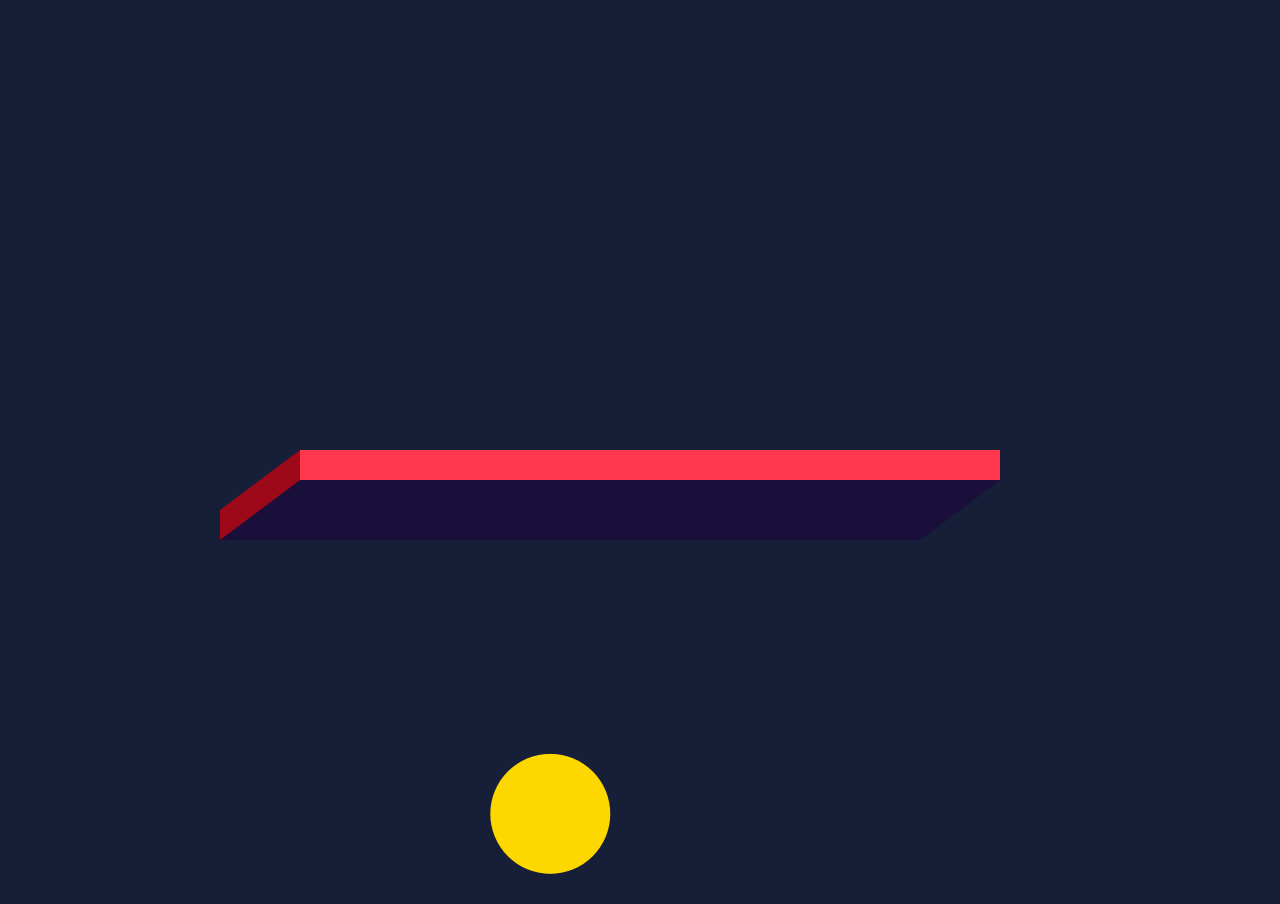
<file: ball-bound/index.html>
<!DOCTYPE html>
<html lang="en">
<head>
    <meta charset="UTF-8">
    <meta name="viewport" content="width=device-width, initial-scale=1.0">
    <title>Ball Bound</title>
    <link rel="stylesheet" type="text/css" href="style.css">
</head>
<body>
    <script type="module" src="app.js"></script>
</body>
</html>
</file>
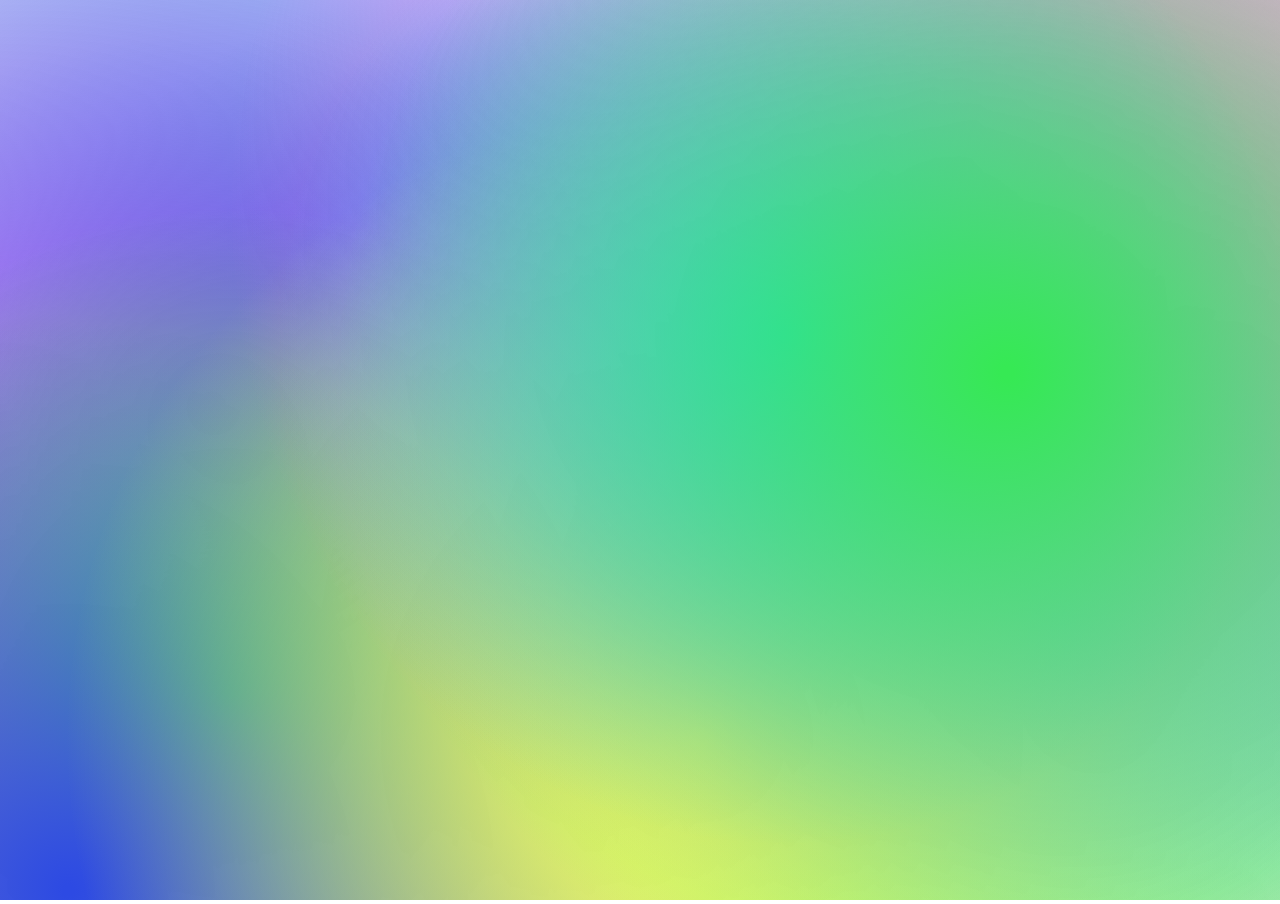
<file: gradation/index.html>
<!DOCTYPE html>
<html lang="en">
<head>
    <meta charset="UTF-8">
    <meta name="viewport" content="width=device-width, initial-scale=1.0">
    <title>Gradation</title>
    <link rel="stylesheet" type="text/css" href="style.css">
</head>
<body>
    <script type="module" src="app.js"></script>
</body>
</html>
</file>
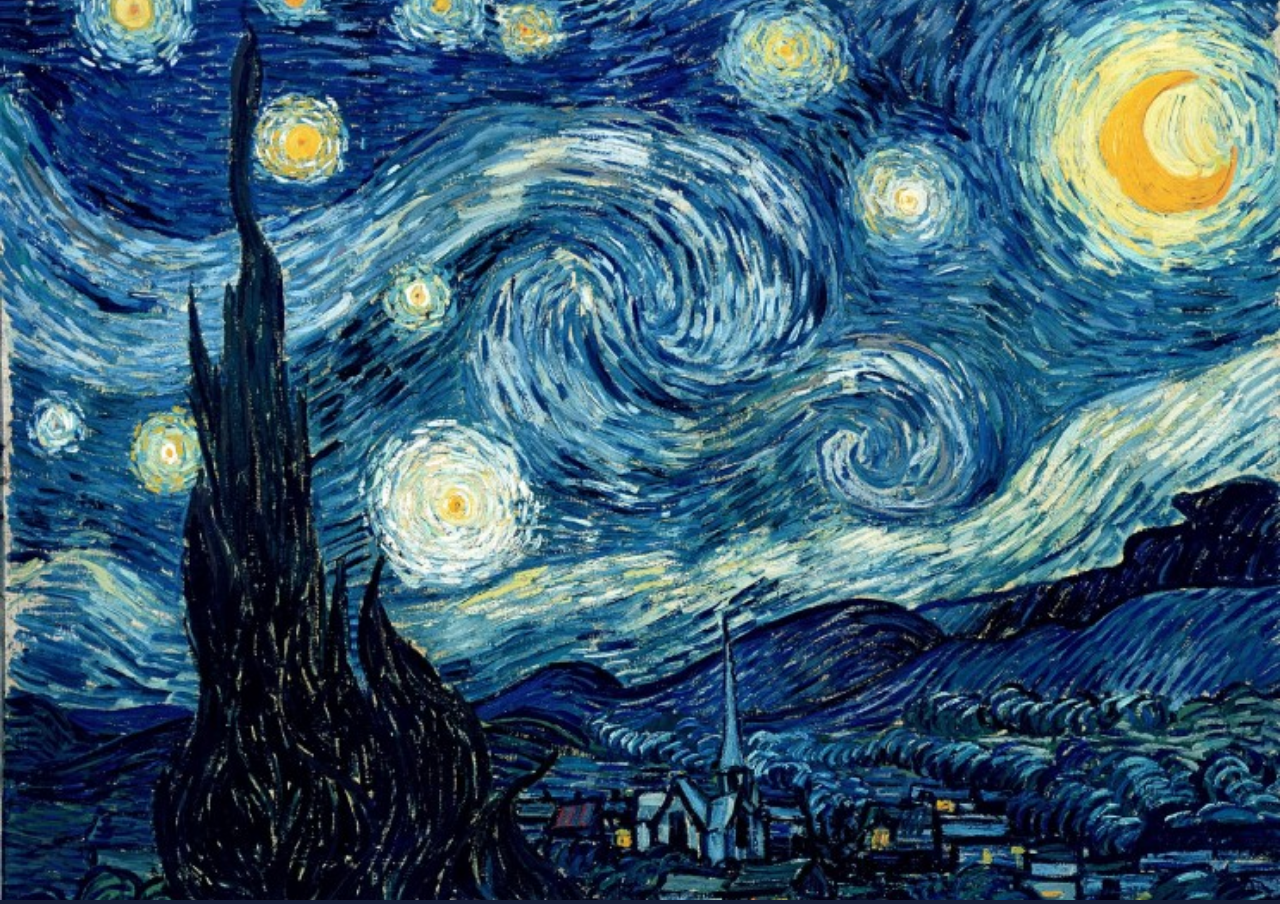
<file: image-surfing/index.html>
<!DOCTYPE html>
<html lang="en">
<head>
    <meta charset="UTF-8">
    <meta name="viewport" content="width=device-width, initial-scale=1.0">
    <title>Image Surfing</title>
    <link rel="stylesheet" type="text/css" href="style.css">
</head>
<body>
    <script type="module" src="app.js"></script>
</body>
</html>
</file>
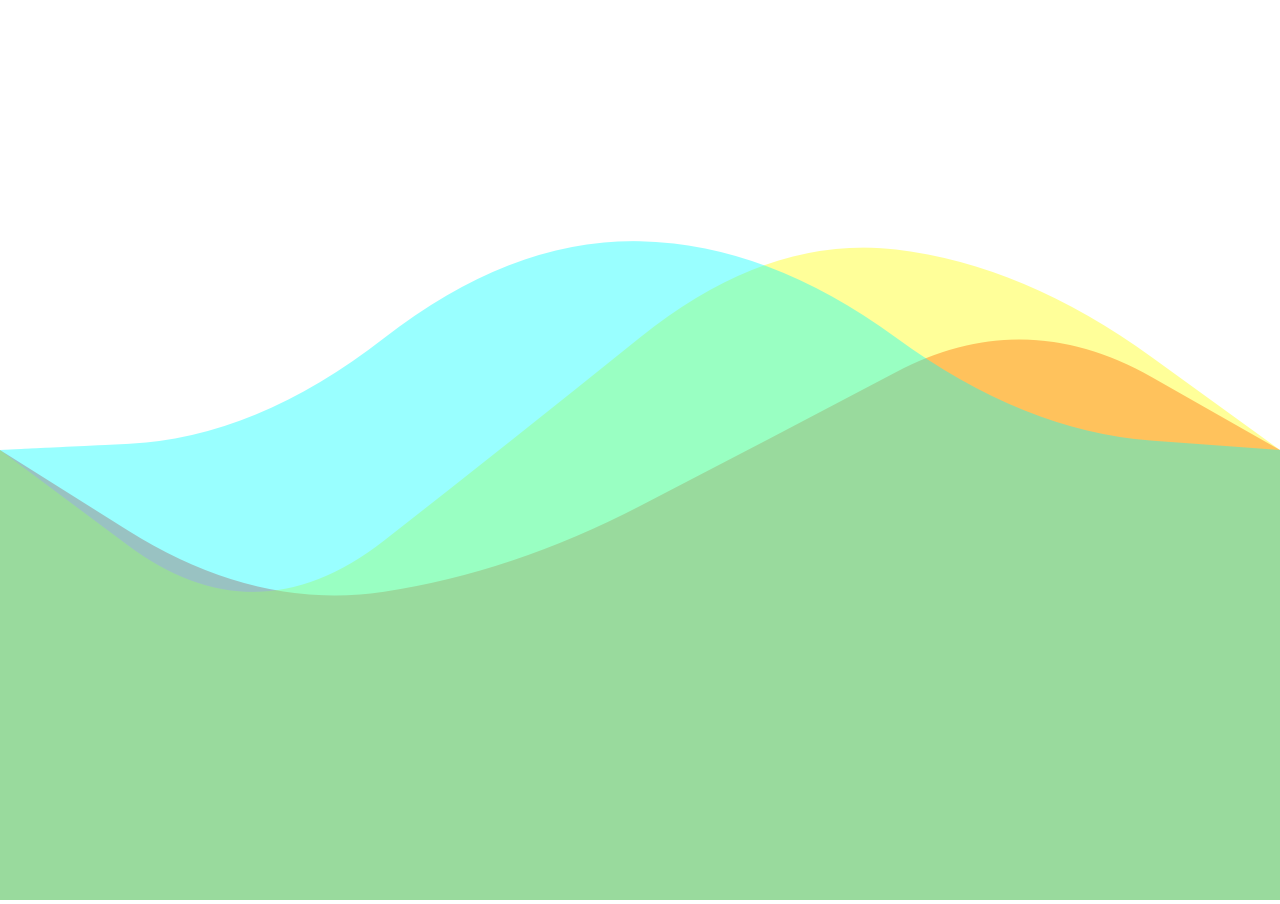
<file: wave/index.html>
<!DOCTYPE html>
<html lang="en">
<head>
    <meta charset="UTF-8">
    <meta name="viewport" content="width=device-width, initial-scale=1.0">
    <title>Wave</title>
    <link rel="stylesheet" type="text/css" href="style.css">
</head>
<body>
    <script type="module" src="app.js"></script>
</body>
</html>
</file>
<file: ball-bound/style.css>
* {
    user-select: none;
    -ms-user-select: none;
    outline: 0;
    margin: 0;
    padding: 0;
    -webkit-tap-highlight-color: rgba(0, 0, 0, 0);
}

html {
    width: 100%;
    height: 100%;
}

body {
    width: 100%;
    height: 100%;
    overflow: hidden;
    background: #161e38;
}

canvas {
    width: 100%;
    height: 100%;
}
</file>
<file: gradation/style.css>
* {
    user-select: none;
    -ms-user-select: none;
    outline: 0;
    margin: 0;
    padding: 0;
    -webkit-tap-highlight-color: rgba(0, 0, 0, 0);
}

html {
    width: 100%;
    height: 100%;
}

body {
    width: 100%;
    height: 100%;
    overflow: hidden;
    background: #ffffff;
}

canvas {
    width: 100%;
    height: 100%;
}
</file>
<file: image-surfing/style.css>
* {
    user-select: none;
    -ms-user-select: none;
    outline: 0;
    margin: 0;
    padding: 0;
    -webkit-tap-highlight-color: rgba(0, 0, 0, 0);
}

html {
    width: 100%;
    height: 100%;
}

body {
    width: 100%;
    height: 100%;
    overflow: hidden;
    background: #161e38;
}

canvas {
    width: 100%;
    height: 100%;
}
</file>
<file: wave/style.css>
* {
    user-select: none;
    -ms-user-select: none;
    outline: 0;
    margin: 0;
    padding: 0;
    -webkit-tap-highlight-color: rgba(0, 0, 0, 0);
}

html {
    width: 100%;
    height: 100%;
}

body {
    width: 100%;
    height: 100%;
    overflow: hidden;
    background: #ffffff;
}

canvas {
    width: 100%;
    height: 100%;
}
</file>
